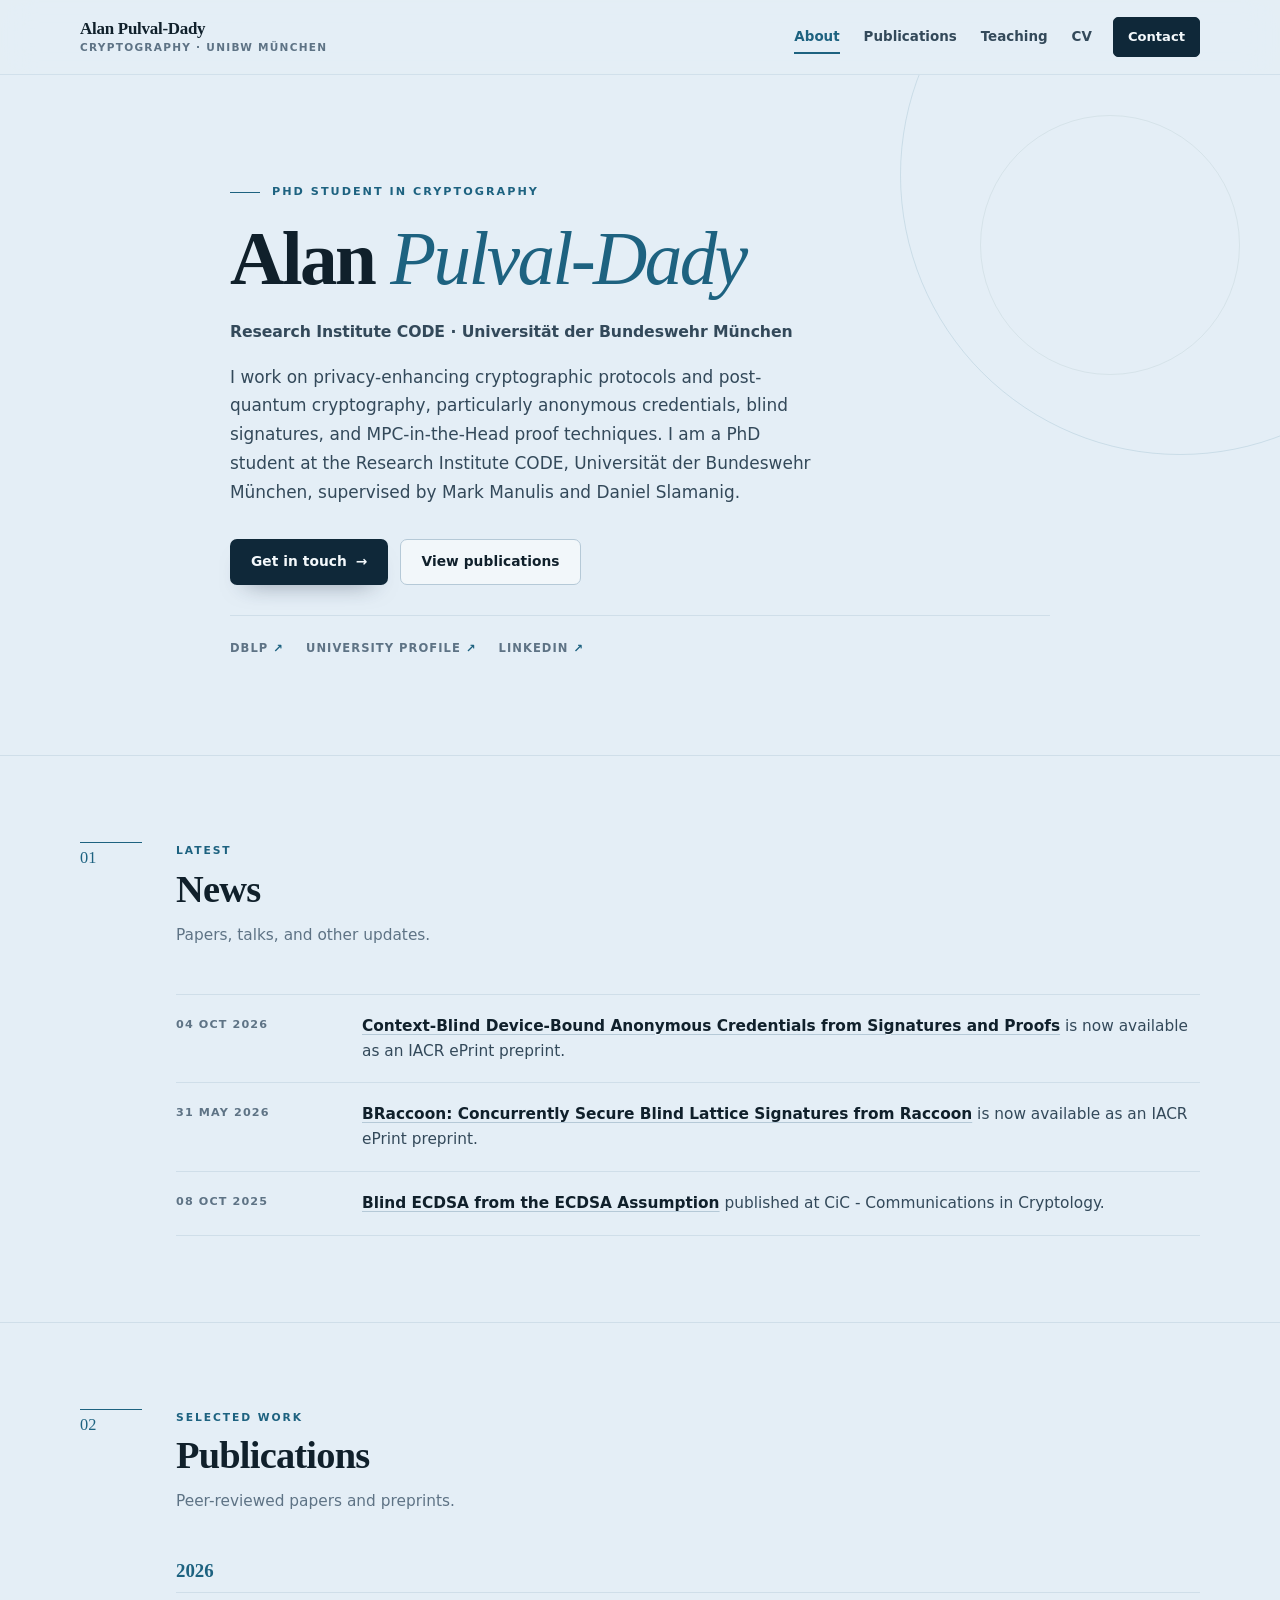
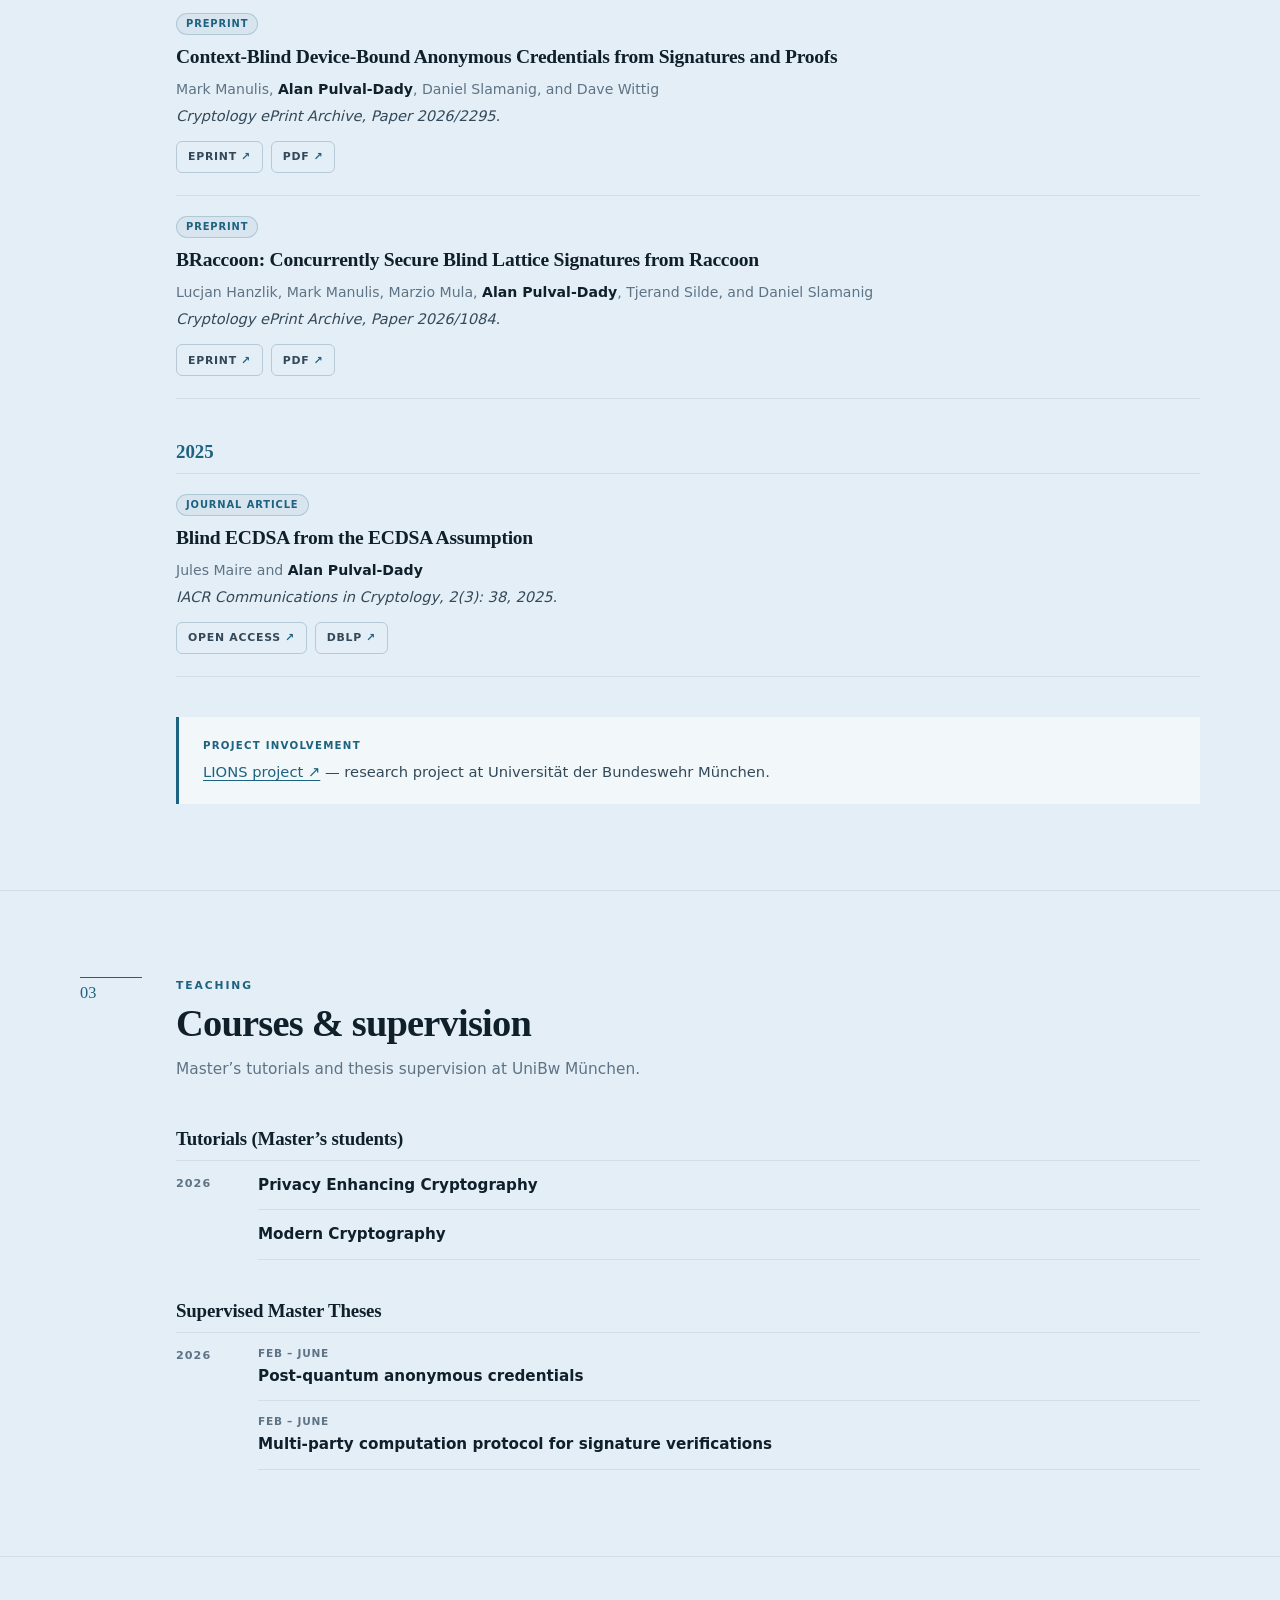
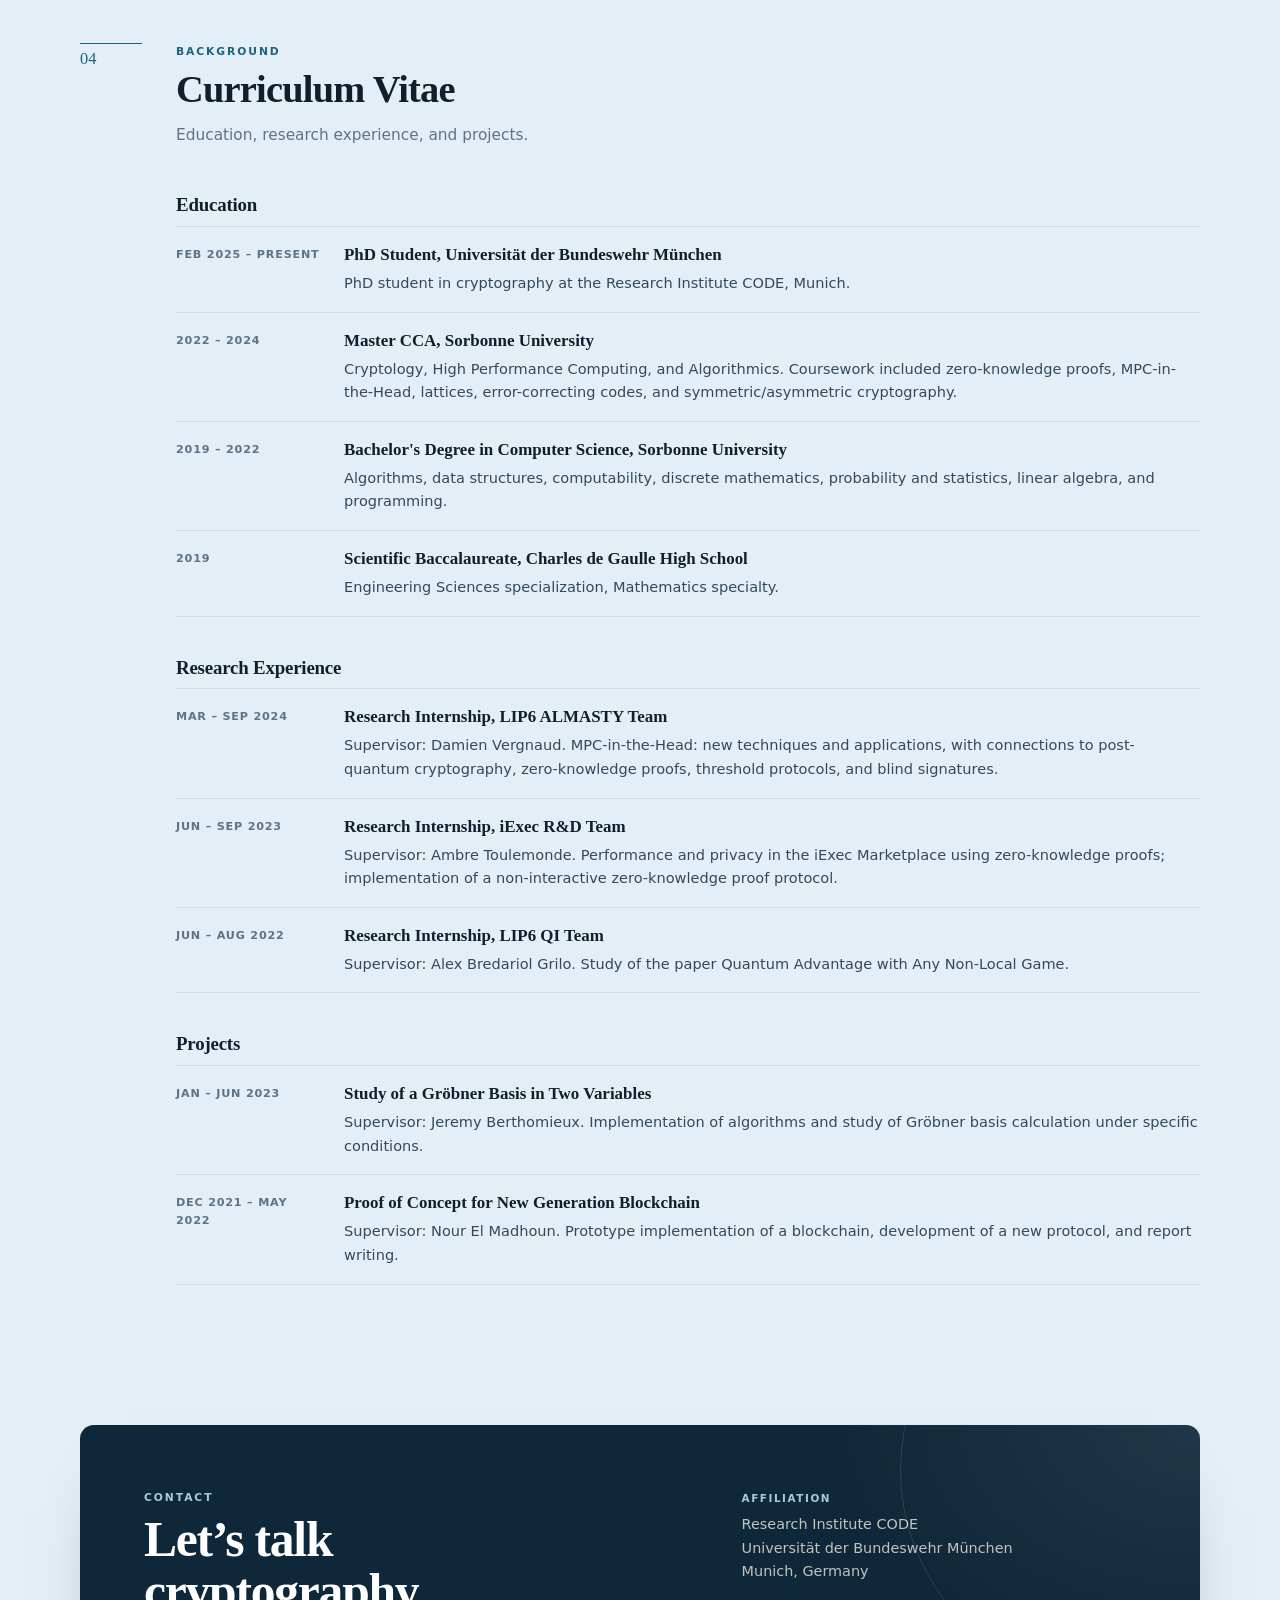
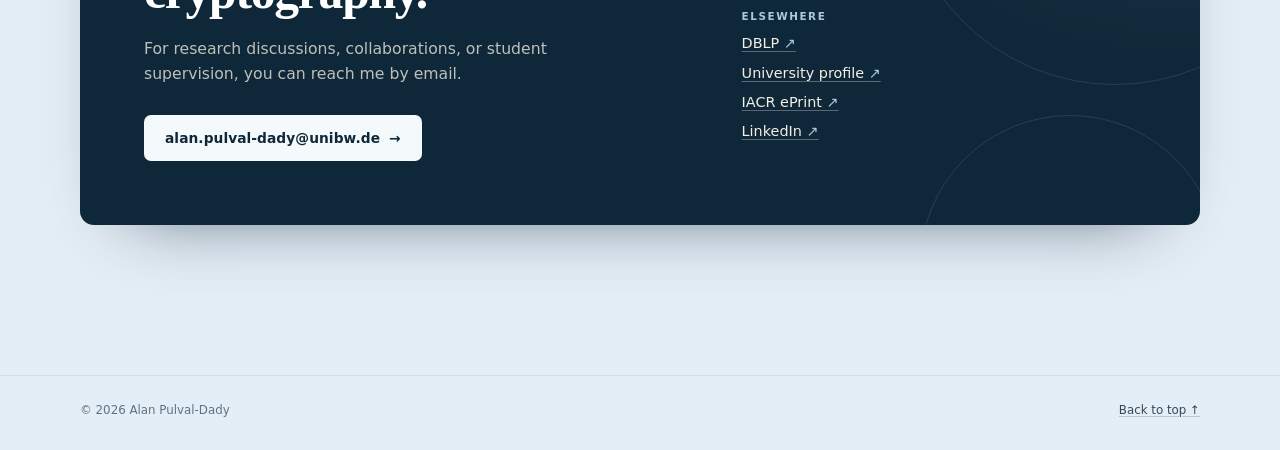
<file: index.html>
<!doctype html>
<html lang="en">
<head>
  <meta charset="utf-8">
  <meta name="viewport" content="width=device-width, initial-scale=1">
  <title>Alan Pulval-Dady — PhD Student in Cryptography</title>
  <meta name="description" content="Alan Pulval-Dady is a PhD student in cryptography at the Research Institute CODE, Universität der Bundeswehr München, supervised by Mark Manulis and Daniel Slamanig. His research focuses on privacy-enhancing and post-quantum cryptography, anonymous credentials, and blind signatures.">
  <meta name="author" content="Alan Pulval-Dady">
  <meta name="theme-color" content="#e4eef6">
  <link rel="canonical" href="https://alanpulval.github.io/">

  <!-- Open Graph -->
  <meta property="og:type" content="profile">
  <meta property="og:title" content="Alan Pulval-Dady — PhD Student in Cryptography">
  <meta property="og:description" content="PhD student at the Research Institute CODE, supervised by Mark Manulis and Daniel Slamanig. Research on privacy-enhancing and post-quantum cryptography, anonymous credentials, and blind signatures.">
  <meta property="og:url" content="https://alanpulval.github.io/">
  <meta name="twitter:card" content="summary">
  <meta name="twitter:title" content="Alan Pulval-Dady — PhD Student in Cryptography">
  <meta name="twitter:description" content="PhD student at the Research Institute CODE, supervised by Mark Manulis and Daniel Slamanig. Research on privacy-enhancing and post-quantum cryptography.">

  <link rel="stylesheet" href="styles.css?v=19">

  <script type="application/ld+json">
    {
      "@context": "https://schema.org",
      "@type": "Person",
      "name": "Alan Pulval-Dady",
      "jobTitle": "PhD Student in Cryptography",
      "affiliation": {
        "@type": "CollegeOrUniversity",
        "name": "Universität der Bundeswehr München"
      },
      "url": "https://alanpulval.github.io/",
      "sameAs": [
        "https://dblp.org/pid/392/7667.html",
        "https://www.unibw.de/pacy/team/alan-pulval-dady-m-sc",
        "https://www.linkedin.com/in/alan-pulval-dady/"
      ],
      "knowsAbout": [
        "Cryptography",
        "Post-quantum cryptography",
        "Blind signatures",
        "Anonymous credentials",
        "MPC-in-the-Head"
      ]
    }
  </script>
</head>
<body id="top">
  <a class="skip-link" href="#main">Skip to content</a>

  <header class="site-header" data-header>
    <div class="wrap header-inner">
      <a class="brand" href="#top" aria-label="Alan Pulval-Dady — back to top">
        <span class="brand-text">
          <strong>Alan Pulval-Dady</strong>
          <span>Cryptography · UniBw München</span>
        </span>
      </a>

      <button class="nav-toggle" type="button" aria-expanded="false" aria-controls="site-nav">
        <span class="nav-toggle-label">Menu</span>
        <span class="nav-toggle-icon" aria-hidden="true"></span>
      </button>

      <nav class="site-nav" id="site-nav" aria-label="Primary navigation">
        <a href="#about">About</a>
        <a href="#publications">Publications</a>
        <a href="#teaching">Teaching</a>
        <a href="#seminar" hidden>Seminar</a>
        <a href="#cv">CV</a>
        <a class="nav-contact" href="#contact">Contact</a>
      </nav>
    </div>
  </header>

  <main id="main">
    <!-- Hero / About -->
    <section class="hero" id="about" aria-labelledby="about-title">
      <div class="wrap hero-inner">
        <div class="hero-copy">
          <p class="eyebrow">PhD student in cryptography</p>
          <h1 id="about-title">Alan <em>Pulval-Dady</em></h1>
          <p class="hero-role">Research Institute CODE · Universität der Bundeswehr München</p>
          <p class="hero-lead">
            I work on privacy-enhancing cryptographic protocols and post-quantum
            cryptography, particularly anonymous credentials, blind signatures, and
            MPC-in-the-Head proof techniques. I am a PhD student at the Research Institute
            CODE, Universität der Bundeswehr München, supervised by Mark Manulis and
            Daniel Slamanig.
          </p>

          <div class="hero-actions">
            <a class="btn btn-primary" href="mailto:alan.pulval-dady@unibw.de">
              Get in touch
              <span aria-hidden="true">→</span>
            </a>
            <a class="btn btn-secondary" href="#publications">View publications</a>
          </div>

          <ul class="profile-links" aria-label="Academic profiles">
            <li><a href="https://dblp.org/pid/392/7667.html" target="_blank" rel="noopener">DBLP <span aria-hidden="true">↗</span></a></li>
            <li><a href="https://www.unibw.de/pacy/team/alan-pulval-dady-m-sc" target="_blank" rel="noopener">University profile <span aria-hidden="true">↗</span></a></li>
            <li><a href="https://www.linkedin.com/in/alan-pulval-dady/" target="_blank" rel="noopener">LinkedIn <span aria-hidden="true">↗</span></a></li>
          </ul>
        </div>
      </div>
    </section>

    <!-- News -->
    <section class="section" id="news" aria-labelledby="news-heading">
      <div class="wrap">
        <header class="section-head">
          <p class="section-index" aria-hidden="true">01</p>
          <div class="section-head-copy">
            <p class="kicker">Latest</p>
            <h2 id="news-heading">News</h2>
            <p class="section-intro">Papers, talks, and other updates.</p>
          </div>
        </header>

        <ol id="news-list" class="news-list"></ol>
      </div>
    </section>

    <!-- Publications -->
    <section class="section" id="publications" aria-labelledby="publications-heading">
      <div class="wrap">
        <header class="section-head">
          <p class="section-index" aria-hidden="true">02</p>
          <div class="section-head-copy">
            <p class="kicker">Selected work</p>
            <h2 id="publications-heading">Publications</h2>
            <p class="section-intro">Peer-reviewed papers and preprints.</p>
          </div>
        </header>

        <div id="publications-list" class="publication-years"></div>

        <aside class="project-note">
          <p class="project-label">Project involvement</p>
          <p>
            <a href="https://dtecbw.de/home/forschung/unibw-m/projekt-lions" target="_blank" rel="noopener">LIONS project <span aria-hidden="true">↗</span></a>
            — research project at Universität der Bundeswehr München.
          </p>
        </aside>
      </div>
    </section>

    <!-- Teaching -->
    <section class="section" id="teaching" aria-labelledby="teaching-heading">
      <div class="wrap">
        <header class="section-head">
          <p class="section-index" aria-hidden="true">03</p>
          <div class="section-head-copy">
            <p class="kicker">Teaching</p>
            <h2 id="teaching-heading">Courses &amp; supervision</h2>
            <p class="section-intro">Master’s tutorials and thesis supervision at UniBw München.</p>
          </div>
        </header>

        <div id="teaching-sections" class="teaching-sections"></div>
      </div>
    </section>

    <!-- Seminar (shown only when talks are available) -->
    <section class="section" id="seminar" aria-labelledby="seminar-heading" hidden>
      <div class="wrap">
        <header class="section-head">
          <p class="section-index" aria-hidden="true">04</p>
          <div class="section-head-copy">
            <p class="kicker">Seminar</p>
            <h2 id="seminar-heading">CODE Crypto Seminar</h2>
            <p class="section-intro">Upcoming and past talks.</p>
          </div>
        </header>

        <div class="seminar-sections">
          <section class="seminar-section" aria-labelledby="upcoming-talks-heading">
            <h3 id="upcoming-talks-heading">Upcoming talks</h3>
            <div id="upcoming-talks" class="talk-list"></div>
          </section>

          <section class="seminar-section" aria-labelledby="past-talks-heading">
            <h3 id="past-talks-heading">Past talks</h3>
            <div id="past-talks" class="talk-list"></div>
          </section>
        </div>
      </div>
    </section>

    <!-- CV -->
    <section class="section" id="cv" aria-labelledby="cv-heading">
      <div class="wrap">
        <header class="section-head">
          <p class="section-index" aria-hidden="true">04</p>
          <div class="section-head-copy">
            <p class="kicker">Background</p>
            <h2 id="cv-heading">Curriculum Vitae</h2>
            <p class="section-intro">Education, research experience, and projects.</p>
          </div>
        </header>

        <div id="cv-sections" class="cv-sections"></div>
      </div>
    </section>

    <!-- Contact -->
    <section class="section section-contact" id="contact" aria-labelledby="contact-heading">
      <div class="wrap">
        <div class="contact-panel">
          <div class="contact-copy">
            <p class="kicker kicker-light">Contact</p>
            <h2 id="contact-heading">Let’s talk cryptography.</h2>
            <p>
              For research discussions, collaborations, or student supervision,
              you can reach me by email.
            </p>
            <a class="btn btn-light" href="mailto:alan.pulval-dady@unibw.de">
              alan.pulval-dady@unibw.de
              <span aria-hidden="true">→</span>
            </a>
          </div>

          <div class="contact-details">
            <div>
              <h3>Affiliation</h3>
              <p>
                Research Institute CODE<br>
                Universität der Bundeswehr München<br>
                Munich, Germany
              </p>
            </div>
            <div>
              <h3>Elsewhere</h3>
              <ul>
                <li><a href="https://dblp.org/pid/392/7667.html" target="_blank" rel="noopener">DBLP <span aria-hidden="true">↗</span></a></li>
                <li><a href="https://www.unibw.de/pacy/team/alan-pulval-dady-m-sc" target="_blank" rel="noopener">University profile <span aria-hidden="true">↗</span></a></li>
                <li><a href="https://eprint.iacr.org/search?q=Alan+Pulval-Dady" target="_blank" rel="noopener">IACR ePrint <span aria-hidden="true">↗</span></a></li>
                <li><a href="https://www.linkedin.com/in/alan-pulval-dady/" target="_blank" rel="noopener">LinkedIn <span aria-hidden="true">↗</span></a></li>
              </ul>
            </div>
          </div>
        </div>
      </div>
    </section>
  </main>

  <footer class="site-footer">
    <div class="wrap footer-inner">
      <p>&copy; 2026 Alan Pulval-Dady</p>
      <p><a href="#top">Back to top ↑</a></p>
    </div>
  </footer>

  <script src="news.js?v=3"></script>
  <script src="publications.js?v=2"></script>
  <script src="seminar.js?v=2"></script>
  <script src="cv.js?v=3"></script>
  <script src="teaching.js?v=3"></script>
  <script src="script.js?v=9"></script>
</body>
</html>
</file>
<file: styles.css>
/* ==========================================================================
   Alan Pulval-Dady — academic homepage
   Editorial layout: warm paper, deep blue, serif headings.
   ========================================================================== */

:root {
  --paper: #e4eef6;
  --surface: #f8fbfd;
  --ink: #10202b;
  --ink-soft: #33495a;
  --muted: #5e7385;
  --line: #cfdee9;
  --line-strong: #b5c9d7;
  --accent: #1d6280;
  --accent-dark: #124a62;
  --navy: #0f2839;
  --navy-light: #193c52;
  --ice: #a9cadb;
  --serif: "Iowan Old Style", "Palatino Linotype", Palatino, "Book Antiqua", Georgia, serif;
  --sans: "Aptos", "Segoe UI Variable Text", "Segoe UI", system-ui, -apple-system, Roboto, Helvetica, Arial, sans-serif;
  --wrap: 1120px;
  color-scheme: light;
}

*,
*::before,
*::after {
  box-sizing: border-box;
}

html {
  scroll-behavior: smooth;
}

body {
  min-width: 320px;
  margin: 0;
  color: var(--ink);
  background:
    radial-gradient(900px 500px at 86% -10%, rgba(29, 98, 128, 0.07), transparent 60%),
    var(--paper);
  font-family: var(--sans);
  font-size: 16px;
  line-height: 1.62;
  -webkit-font-smoothing: antialiased;
  text-rendering: optimizeLegibility;
}

::selection {
  background: rgba(29, 98, 128, 0.15);
}

img {
  max-width: 100%;
}

a {
  color: var(--accent);
  text-decoration-thickness: 0.075em;
  text-underline-offset: 0.2em;
  transition: color 140ms ease, border-color 140ms ease, background-color 140ms ease;
}

a:hover {
  color: var(--accent-dark);
}

button {
  font: inherit;
}

:focus-visible {
  outline: 2px solid var(--accent);
  outline-offset: 3px;
}

h1,
h2,
h3,
h4,
p {
  overflow-wrap: anywhere;
}

h1,
h2,
h3,
h4 {
  margin: 0;
  line-height: 1.15;
  font-weight: 700;
}

p {
  margin: 0;
}

.wrap {
  width: min(var(--wrap), calc(100% - 48px));
  margin: 0 auto;
}

[id] {
  scroll-margin-top: 92px;
}

.skip-link {
  position: absolute;
  top: -100px;
  left: 16px;
  z-index: 100;
  padding: 10px 16px;
  border-radius: 6px;
  background: var(--navy);
  color: #fff;
  font-size: 0.85rem;
  font-weight: 600;
  text-decoration: none;
}

.skip-link:focus {
  top: 12px;
  color: #fff;
}

/* --------------------------------------------------------------------------
   Header
   -------------------------------------------------------------------------- */

.site-header {
  position: sticky;
  top: 0;
  z-index: 50;
  border-bottom: 1px solid rgba(207, 222, 233, 0.9);
  background: rgba(228, 238, 246, 0.9);
  backdrop-filter: blur(16px) saturate(1.1);
  transition: box-shadow 180ms ease;
}

.site-header.is-scrolled {
  box-shadow: 0 10px 30px -24px rgba(15, 40, 57, 0.45);
}

.header-inner {
  position: relative;
  display: flex;
  min-height: 74px;
  align-items: center;
  justify-content: space-between;
  gap: 24px;
}

.brand {
  display: inline-flex;
  align-items: center;
  color: var(--ink);
  text-decoration: none;
}

.brand:hover {
  color: var(--ink);
}

.brand-text {
  display: grid;
  gap: 1px;
}

.brand-text strong {
  font-family: var(--serif);
  font-size: 1.06rem;
  font-weight: 700;
  letter-spacing: -0.015em;
  line-height: 1.2;
}

.brand-text span {
  color: var(--muted);
  font-size: 0.66rem;
  font-weight: 600;
  letter-spacing: 0.12em;
  line-height: 1.3;
  text-transform: uppercase;
}

.site-nav {
  display: flex;
  align-items: center;
  gap: 2px;
}

.site-nav a {
  position: relative;
  padding: 9px 11px;
  border-radius: 5px;
  color: var(--ink-soft);
  font-size: 0.84rem;
  font-weight: 600;
  text-decoration: none;
  white-space: nowrap;
}

.site-nav a:hover {
  color: var(--accent);
}

.site-nav a.is-active {
  color: var(--accent);
}

.site-nav a.is-active::after {
  position: absolute;
  right: 11px;
  bottom: 3px;
  left: 11px;
  height: 1.5px;
  background: var(--accent);
  content: "";
}

.site-nav .nav-contact {
  margin-left: 8px;
  padding: 8px 14px;
  border: 1px solid var(--navy);
  background: var(--navy);
  color: #f4f9fc;
  font-size: 0.82rem;
}

.site-nav .nav-contact:hover {
  border-color: var(--navy-light);
  background: var(--navy-light);
  color: #fff;
}

.site-nav .nav-contact::after {
  display: none;
}

.nav-toggle {
  display: none;
  min-height: 40px;
  align-items: center;
  gap: 9px;
  padding: 0 12px;
  border: 1px solid var(--line-strong);
  border-radius: 6px;
  background: transparent;
  color: var(--ink-soft);
  cursor: pointer;
  font-size: 0.78rem;
  font-weight: 700;
  letter-spacing: 0.08em;
  text-transform: uppercase;
}

.nav-toggle-icon,
.nav-toggle-icon::before,
.nav-toggle-icon::after {
  display: block;
  width: 16px;
  height: 1.5px;
  background: currentColor;
  content: "";
}

.nav-toggle-icon {
  position: relative;
}

.nav-toggle-icon::before,
.nav-toggle-icon::after {
  position: absolute;
  left: 0;
}

.nav-toggle-icon::before {
  top: -5px;
}

.nav-toggle-icon::after {
  top: 5px;
}

/* --------------------------------------------------------------------------
   Hero
   -------------------------------------------------------------------------- */

.hero {
  position: relative;
  overflow: hidden;
  padding: clamp(64px, 9vw, 108px) 0 clamp(60px, 8vw, 96px);
}

.hero::before {
  position: absolute;
  top: -180px;
  right: -180px;
  width: 560px;
  height: 560px;
  border: 1px solid rgba(29, 98, 128, 0.13);
  border-radius: 50%;
  content: "";
  pointer-events: none;
}

.hero::after {
  position: absolute;
  top: 40px;
  right: 40px;
  width: 260px;
  height: 260px;
  border: 1px solid rgba(47, 92, 74, 0.08);
  border-radius: 50%;
  content: "";
  pointer-events: none;
}

.hero-inner {
  position: relative;
  z-index: 1;
  max-width: 820px;
}

.eyebrow {
  display: flex;
  align-items: center;
  gap: 12px;
  color: var(--accent);
  font-size: 0.7rem;
  font-weight: 700;
  letter-spacing: 0.18em;
  text-transform: uppercase;
}

.eyebrow::before {
  width: 30px;
  height: 1px;
  flex: 0 0 auto;
  background: var(--accent);
  content: "";
}

.hero h1 {
  margin-top: 20px;
  font-family: var(--serif);
  font-size: clamp(2.9rem, 6.1vw, 4.7rem);
  font-weight: 700;
  letter-spacing: -0.035em;
  line-height: 1.01;
}

.hero h1 em {
  color: var(--accent);
  font-style: italic;
  font-weight: 400;
}

.hero-role {
  margin-top: 22px;
  color: var(--ink-soft);
  font-size: 0.98rem;
  font-weight: 650;
  letter-spacing: -0.005em;
}

.hero-lead {
  max-width: 55ch;
  margin-top: 18px;
  color: var(--ink-soft);
  font-size: 1.06rem;
  line-height: 1.7;
}

.hero-actions {
  display: flex;
  flex-wrap: wrap;
  gap: 12px;
  margin-top: 32px;
}

.btn {
  display: inline-flex;
  min-height: 46px;
  align-items: center;
  justify-content: center;
  gap: 9px;
  padding: 0 20px;
  border: 1px solid transparent;
  border-radius: 7px;
  font-size: 0.86rem;
  font-weight: 650;
  letter-spacing: 0.005em;
  text-decoration: none;
  transition: transform 150ms ease, box-shadow 150ms ease, background-color 150ms ease, border-color 150ms ease, color 150ms ease;
}

.btn:hover {
  transform: translateY(-1px);
}

.btn-primary {
  background: var(--navy);
  color: #f4f9fc;
  box-shadow: 0 12px 24px -16px rgba(27, 42, 67, 0.65);
}

.btn-primary:hover {
  background: var(--navy-light);
  color: #fff;
  box-shadow: 0 16px 30px -16px rgba(27, 42, 67, 0.7);
}

.btn-secondary {
  border-color: var(--line-strong);
  background: rgba(248, 251, 253, 0.7);
  color: var(--ink);
}

.btn-secondary:hover {
  border-color: var(--navy);
  background: var(--surface);
  color: var(--navy);
}

.btn-light {
  background: #f4f9fc;
  color: var(--navy);
}

.btn-light:hover {
  background: #fff;
  color: var(--navy);
  box-shadow: 0 16px 30px -18px rgba(0, 0, 0, 0.6);
}

.profile-links {
  display: flex;
  flex-wrap: wrap;
  gap: 8px 22px;
  margin: 30px 0 0;
  padding: 18px 0 0;
  border-top: 1px solid var(--line);
  list-style: none;
}

.profile-links a {
  color: var(--muted);
  font-size: 0.72rem;
  font-weight: 700;
  letter-spacing: 0.09em;
  text-decoration: none;
  text-transform: uppercase;
}

.profile-links a span {
  color: var(--accent);
}

.profile-links a:hover {
  color: var(--accent);
}

/* --------------------------------------------------------------------------
   Sections
   -------------------------------------------------------------------------- */

.section {
  --section-indent: calc(62px + clamp(20px, 4vw, 34px));
  padding: clamp(56px, 8vw, 86px) 0;
  border-top: 1px solid var(--line);
}

.news-list,
.publication-years,
.teaching-sections,
.cv-sections,
.seminar-sections,
.project-note {
  margin-left: var(--section-indent);
}

.section-head {
  display: grid;
  grid-template-columns: 62px minmax(0, 1fr);
  gap: clamp(20px, 4vw, 34px);
  align-items: start;
  margin-bottom: clamp(30px, 5vw, 46px);
}

.section-index {
  padding-top: 7px;
  border-top: 1px solid var(--accent);
  color: var(--accent);
  font-family: var(--serif);
  font-size: 1.02rem;
  font-variant-numeric: oldstyle-nums;
  line-height: 1;
}

.kicker {
  margin-bottom: 8px;
  color: var(--accent);
  font-size: 0.67rem;
  font-weight: 700;
  letter-spacing: 0.18em;
  text-transform: uppercase;
}

.section-head h2 {
  max-width: 24ch;
  font-family: var(--serif);
  font-size: clamp(1.75rem, 3.2vw, 2.4rem);
  letter-spacing: -0.02em;
  line-height: 1.12;
}

.section-intro {
  max-width: 60ch;
  margin-top: 12px;
  color: var(--muted);
  font-size: 0.96rem;
}

/* --------------------------------------------------------------------------
   News
   -------------------------------------------------------------------------- */

.news-list {
  margin: 0 0 0 var(--section-indent);
  padding: 0;
  border-top: 1px solid var(--line);
  list-style: none;
}

.news-list li {
  display: grid;
  grid-template-columns: 152px minmax(0, 1fr);
  gap: clamp(18px, 4vw, 34px);
  padding: 19px 0;
  border-bottom: 1px solid var(--line);
}

.news-list time {
  padding-top: 2px;
  color: var(--muted);
  font-size: 0.7rem;
  font-weight: 700;
  letter-spacing: 0.1em;
  text-transform: uppercase;
}

.news-list p {
  color: var(--ink-soft);
  font-size: 0.96rem;
}

.news-list a {
  color: var(--ink);
  font-weight: 650;
  text-decoration-color: var(--line-strong);
}

.news-list a:hover {
  color: var(--accent);
  text-decoration-color: currentColor;
}

/* --------------------------------------------------------------------------
   Publications
   -------------------------------------------------------------------------- */

.publication-years {
  display: grid;
  gap: 42px;
}

.publication-year {
  display: block;
}

.pub-year {
  margin: 0;
  padding: 0 0 10px;
  border-bottom: 1px solid var(--line);
  color: var(--accent);
  font-family: var(--serif);
  font-size: 1.18rem;
  font-weight: 700;
  font-variant-numeric: oldstyle-nums;
}

.pub-list {
  margin: 0;
  padding: 0;
  list-style: none;
}

.pub-item {
  padding: 20px 0 22px;
  border-bottom: 1px solid var(--line);
}

.pub-meta {
  display: flex;
  flex-wrap: wrap;
  gap: 8px;
  margin-bottom: 9px;
}

.pub-type {
  display: inline-flex;
  min-height: 22px;
  align-items: center;
  padding: 2px 9px;
  border: 1px solid rgba(29, 98, 128, 0.22);
  border-radius: 999px;
  background: rgba(29, 98, 128, 0.055);
  color: var(--accent);
  font-size: 0.62rem;
  font-weight: 700;
  letter-spacing: 0.09em;
  text-transform: uppercase;
}

.pub-title {
  font-family: var(--serif);
  font-size: 1.22rem;
  font-weight: 700;
  letter-spacing: -0.012em;
  line-height: 1.32;
}

.pub-authors {
  margin-top: 8px;
  color: var(--muted);
  font-size: 0.88rem;
}

.pub-authors strong {
  color: var(--ink);
  font-weight: 700;
}

.pub-venue {
  margin-top: 3px;
  color: var(--ink-soft);
  font-size: 0.91rem;
  font-style: italic;
}

.pub-links {
  display: flex;
  flex-wrap: wrap;
  gap: 8px;
  margin-top: 14px;
}

.pub-links a {
  display: inline-flex;
  min-height: 32px;
  align-items: center;
  gap: 4px;
  padding: 0 11px;
  border: 1px solid var(--line-strong);
  border-radius: 6px;
  color: var(--ink-soft);
  font-size: 0.68rem;
  font-weight: 700;
  letter-spacing: 0.07em;
  text-decoration: none;
  text-transform: uppercase;
}

.pub-links a span {
  color: var(--accent);
}

.pub-links a:hover {
  border-color: var(--accent);
  background: rgba(29, 98, 128, 0.045);
  color: var(--accent);
}

.project-note {
  margin-top: 40px;
  padding: 20px 24px;
  border-left: 3px solid var(--accent);
  background: rgba(248, 251, 253, 0.72);
}

.project-label {
  margin-bottom: 6px;
  color: var(--accent);
  font-size: 0.64rem;
  font-weight: 700;
  letter-spacing: 0.12em;
  text-transform: uppercase;
}

.project-note p:last-child {
  color: var(--ink-soft);
  font-size: 0.92rem;
}

/* --------------------------------------------------------------------------
   Teaching
   -------------------------------------------------------------------------- */

.teaching-sections {
  display: grid;
  gap: 40px;
}

.teaching-section {
  display: block;
}

.teaching-section > h3 {
  margin: 0;
  padding: 0 0 10px;
  border-bottom: 1px solid var(--line);
  font-family: var(--serif);
  font-size: 1.18rem;
  letter-spacing: -0.01em;
}

.teaching-year-groups {
  display: grid;
  gap: 0;
}

.teaching-year-group {
  display: grid;
  grid-template-columns: 64px minmax(0, 1fr);
  gap: 18px;
  align-items: start;
}

.teaching-year {
  padding-top: 14px;
  color: var(--muted);
  font-size: 0.7rem;
  font-weight: 700;
  letter-spacing: 0.09em;
}

.teaching-items {
  margin: 0;
  padding: 0;
  list-style: none;
}

.teaching-items li {
  display: block;
  padding: 12px 0;
  border-bottom: 1px solid var(--line);
}

.teaching-period {
  display: block;
  margin-bottom: 2px;
  color: var(--muted);
  font-size: 0.66rem;
  font-weight: 700;
  letter-spacing: 0.07em;
  text-transform: uppercase;
}

.teaching-title {
  display: block;
  color: var(--ink);
  font-size: 0.95rem;
  font-weight: 600;
}

/* --------------------------------------------------------------------------
   Seminar
   -------------------------------------------------------------------------- */

.seminar-sections {
  display: grid;
  gap: 40px;
}

.seminar-section {
  display: grid;
  grid-template-columns: 176px minmax(0, 1fr);
  gap: clamp(18px, 3.5vw, 30px);
  align-items: start;
}

.seminar-section > h3 {
  padding-top: 5px;
  font-family: var(--serif);
  font-size: 1.22rem;
}

.talk-list {
  display: grid;
  border-top: 1px solid var(--line);
}

.talk-item {
  border-bottom: 1px solid var(--line);
}

.talk-item summary {
  display: grid;
  grid-template-columns: 122px minmax(0, 1fr) 18px;
  gap: 18px;
  padding: 15px 0;
  cursor: pointer;
  list-style: none;
}

.talk-item summary::-webkit-details-marker {
  display: none;
}

.talk-item summary::after {
  align-self: start;
  justify-self: end;
  color: var(--muted);
  content: "+";
  font-weight: 700;
}

.talk-item[open] summary::after {
  content: "−";
}

.talk-date {
  padding-top: 2px;
  color: var(--muted);
  font-size: 0.7rem;
  font-weight: 700;
  letter-spacing: 0.08em;
  text-transform: uppercase;
}

.talk-summary {
  display: grid;
  gap: 2px;
}

.talk-title {
  color: var(--ink);
  font-weight: 650;
}

.talk-speaker,
.talk-affiliation {
  color: var(--muted);
  font-size: 0.86rem;
}

.talk-description {
  max-width: 70ch;
  padding: 0 30px 18px 140px;
  color: var(--ink-soft);
  font-size: 0.93rem;
}

.talk-description p + p {
  margin-top: 8px;
}

.empty-state {
  padding: 14px 0;
  color: var(--muted);
  font-size: 0.92rem;
  font-style: italic;
}

/* --------------------------------------------------------------------------
   CV
   -------------------------------------------------------------------------- */

.cv-sections {
  display: grid;
  gap: 40px;
}

.cv-section {
  display: block;
}

.cv-section > h3 {
  margin: 0;
  padding: 0 0 10px;
  border-bottom: 1px solid var(--line);
  font-family: var(--serif);
  font-size: 1.18rem;
  letter-spacing: -0.01em;
}

.cv-items {
  margin: 0;
  padding: 0;
  list-style: none;
}

.cv-items li {
  display: grid;
  grid-template-columns: 146px minmax(0, 1fr);
  gap: 22px;
  padding: 16px 0 17px;
  border-bottom: 1px solid var(--line);
}

.cv-period {
  padding-top: 3px;
  color: var(--muted);
  font-size: 0.7rem;
  font-weight: 700;
  letter-spacing: 0.07em;
  text-transform: uppercase;
}

.cv-body h4 {
  font-family: var(--serif);
  font-size: 1.06rem;
  font-weight: 700;
  line-height: 1.36;
}

.cv-body p {
  margin-top: 5px;
  color: var(--ink-soft);
  font-size: 0.91rem;
}

/* --------------------------------------------------------------------------
   Contact
   -------------------------------------------------------------------------- */

.section-contact {
  padding-top: clamp(30px, 5vw, 54px);
  border-top: 0;
}

.contact-panel {
  position: relative;
  display: grid;
  grid-template-columns: minmax(0, 1.15fr) minmax(260px, 0.85fr);
  gap: clamp(32px, 5vw, 64px);
  overflow: hidden;
  padding: clamp(34px, 5.5vw, 64px);
  border-radius: 14px;
  background:
    radial-gradient(600px 400px at 100% 0%, rgba(169, 198, 211, 0.1), transparent 60%),
    var(--navy);
  color: #f4efe4;
  box-shadow: 0 34px 70px -50px rgba(27, 42, 67, 0.8);
}

.contact-panel::before,
.contact-panel::after {
  position: absolute;
  border: 1px solid rgba(244, 239, 228, 0.11);
  border-radius: 50%;
  content: "";
  pointer-events: none;
}

.contact-panel::before {
  top: -170px;
  right: -130px;
  width: 430px;
  height: 430px;
}

.contact-panel::after {
  right: -20px;
  bottom: -190px;
  width: 300px;
  height: 300px;
}

.kicker-light {
  color: var(--ice);
}

.contact-copy {
  position: relative;
  z-index: 1;
}

.contact-copy h2 {
  max-width: 13ch;
  color: #fff;
  font-family: var(--serif);
  font-size: clamp(2rem, 4vw, 3.1rem);
  font-weight: 700;
  letter-spacing: -0.025em;
  line-height: 1.06;
}

.contact-copy > p:not(.kicker) {
  max-width: 46ch;
  margin-top: 17px;
  color: rgba(244, 239, 228, 0.76);
  font-size: 0.98rem;
}

.contact-copy .btn {
  margin-top: 28px;
}

.contact-details {
  position: relative;
  z-index: 1;
  display: grid;
  gap: 28px;
  align-content: start;
  padding-top: 4px;
}

.contact-details h3 {
  color: var(--ice);
  font-size: 0.65rem;
  font-weight: 700;
  letter-spacing: 0.15em;
  text-transform: uppercase;
}

.contact-details p,
.contact-details ul {
  margin-top: 9px;
  color: rgba(244, 239, 228, 0.78);
  font-size: 0.9rem;
}

.contact-details ul {
  display: grid;
  gap: 6px;
  padding: 0;
  list-style: none;
}

.contact-details a {
  color: #f4efe4;
  text-decoration-color: rgba(244, 239, 228, 0.32);
}

.contact-details a:hover {
  color: #fff;
  text-decoration-color: #fff;
}

.contact-details a span {
  color: var(--ice);
}

/* --------------------------------------------------------------------------
   Footer
   -------------------------------------------------------------------------- */

.site-footer {
  margin-top: clamp(40px, 6vw, 64px);
  border-top: 1px solid var(--line);
}

.footer-inner {
  display: flex;
  flex-wrap: wrap;
  justify-content: space-between;
  gap: 8px 24px;
  padding: 25px 0 30px;
  color: var(--muted);
  font-size: 0.74rem;
}

.footer-inner p {
  margin: 0;
}

.footer-inner a {
  color: var(--ink-soft);
  text-decoration-color: var(--line-strong);
}

.footer-inner a:hover {
  color: var(--accent);
}

/* --------------------------------------------------------------------------
   Responsive
   -------------------------------------------------------------------------- */

@media (max-width: 960px) {
  .nav-toggle {
    display: inline-flex;
  }

  .site-nav {
    position: absolute;
    top: calc(100% + 8px);
    right: 0;
    left: 0;
    display: none;
    flex-direction: column;
    align-items: stretch;
    gap: 2px;
    padding: 10px;
    border: 1px solid var(--line);
    border-radius: 10px;
    background: var(--surface);
    box-shadow: 0 26px 50px -30px rgba(15, 40, 57, 0.45);
  }

  .site-nav.is-open {
    display: flex;
  }

  .site-nav a {
    padding: 11px 12px;
  }

  .site-nav a.is-active::after {
    top: 10px;
    right: auto;
    bottom: 10px;
    left: 0;
    width: 2px;
    height: auto;
  }

  .site-nav .nav-contact {
    margin: 6px 2px 2px;
  }

  .hero::before {
    right: -360px;
  }

  .hero::after {
    display: none;
  }
}

@media (max-width: 760px) {
  .wrap {
    width: calc(100% - 36px);
  }

  .section {
    --section-indent: 0;
  }

  .hero::before,
  .hero::after {
    display: none;
  }

  .section-head {
    grid-template-columns: 1fr;
    gap: 14px;
  }

  .section-index {
    width: 42px;
    padding-top: 5px;
  }

  .news-list li {
    grid-template-columns: 1fr;
    gap: 5px;
  }

  .seminar-section {
    grid-template-columns: 1fr;
    gap: 14px;
  }

  .seminar-section > h3 {
    padding-top: 0;
  }

  .teaching-year-group {
    grid-template-columns: 52px minmax(0, 1fr);
    gap: 12px;
  }

  .contact-panel {
    grid-template-columns: 1fr;
    gap: 34px;
  }

  .contact-details {
    grid-template-columns: repeat(2, minmax(0, 1fr));
    gap: 24px;
  }
}

@media (max-width: 560px) {
  .header-inner {
    min-height: 66px;
  }

  .brand-text span {
    display: none;
  }

  .hero {
    padding-top: 50px;
  }

  .hero h1 {
    font-size: clamp(2.55rem, 12vw, 3.3rem);
  }

  .hero-actions {
    flex-direction: column;
    align-items: stretch;
  }

  .btn {
    width: 100%;
  }

  .profile-links {
    gap: 10px 18px;
  }

  .news-list p {
    font-size: 0.94rem;
  }

  .cv-items li {
    grid-template-columns: 1fr;
    gap: 3px;
  }

  .talk-item summary {
    grid-template-columns: 1fr 18px;
    gap: 3px 12px;
  }

  .talk-date {
    grid-column: 1 / -1;
  }

  .talk-description {
    padding: 0 0 16px;
  }

  .contact-details {
    grid-template-columns: 1fr;
  }

  .contact-copy h2 {
    font-size: 2.15rem;
  }

  .footer-inner {
    display: grid;
  }
}

/* --------------------------------------------------------------------------
   Motion & print
   -------------------------------------------------------------------------- */

@media (prefers-reduced-motion: reduce) {
  html {
    scroll-behavior: auto;
  }

  *,
  *::before,
  *::after {
    animation-duration: 0.01ms !important;
    animation-iteration-count: 1 !important;
    transition-duration: 0.01ms !important;
  }
}

@media print {
  body {
    background: #fff;
    color: #000;
    font-size: 11pt;
  }

  .site-header,
  .nav-toggle,
  .hero-actions,
  .profile-links,
  .section-contact,
  .site-footer,
  .skip-link {
    display: none !important;
  }

  .wrap {
    width: 100%;
  }

  .hero,
  .section {
    padding: 16px 0;
    border-top: 1px solid #bbb;
  }

  .section-head {
    display: block;
  }

  .section-index {
    display: none;
  }

  .pub-year {
    position: static;
  }

  a {
    color: #000;
    text-decoration: none;
  }
}
</file>
